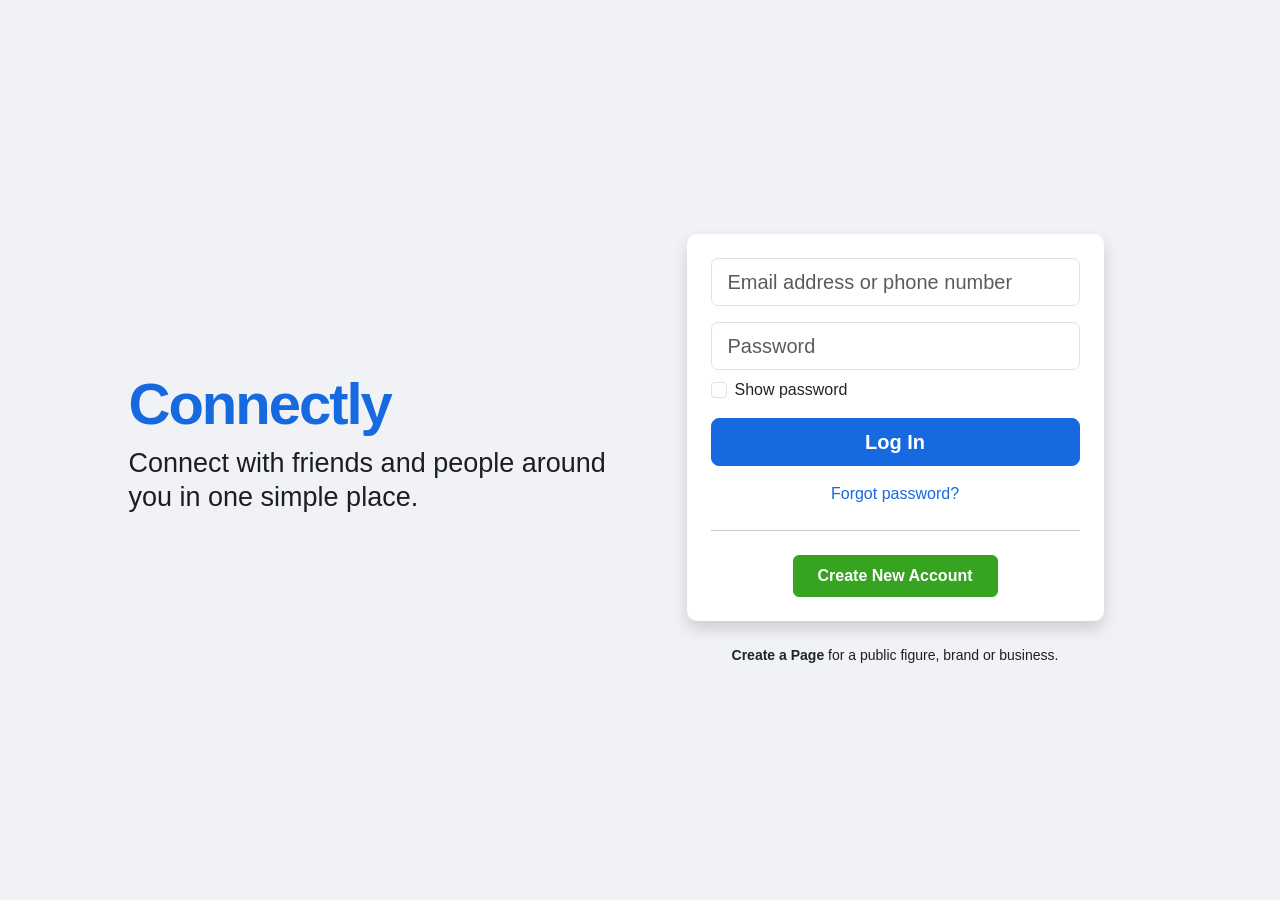
<file: index.html>
<!doctype html>
<html lang="en">
<head>
  <meta charset="utf-8">
  <meta name="viewport" content="width=device-width, initial-scale=1">
  <title>Connectly Login</title>

  <!-- Bootstrap -->
  <link href="https://cdn.jsdelivr.net/npm/bootstrap@5.3.3/dist/css/bootstrap.min.css" rel="stylesheet">
  <link rel="stylesheet" href="css/page.css">
</head>
<body>

  <main class="container min-vh-100 d-flex align-items-center py-5">
    <div class="row w-100 align-items-center justify-content-center g-5">

      <div class="col-lg-6 col-md-8 text-center text-lg-start intro-box">
        <h1 class="site-name">Connectly</h1>
        <p class="lead intro-text">
          Connect with friends and people around you in one simple place.
        </p>
      </div>

      <div class="col-lg-5 col-md-8">
        <div class="card login-card border-0 shadow">
          <div class="card-body p-4">

            <div id="loginMessage"></div>

            <form id="loginForm">
              <div class="mb-3">
                <input id="userLogin" class="form-control form-control-lg" type="text"
                  placeholder="Email address or phone number" autocomplete="off">
              </div>

              <div class="mb-2">
                <input id="userPassword" class="form-control form-control-lg" type="password"
                  placeholder="Password">
              </div>

              <div class="form-check mb-3">
                <input class="form-check-input" type="checkbox" id="showPassword">
                <label class="form-check-label" for="showPassword">Show password</label>
              </div>

              <button class="btn btn-primary btn-lg w-100 fw-bold" type="submit">Log In</button>
            </form>

            <div class="text-center mt-3">
              <a href="#" class="small-link">Forgot password?</a>
            </div>

            <hr class="my-4">

            <div class="text-center">
              <a href="register.html" class="btn btn-success fw-bold px-4 py-2">
                Create New Account
              </a>
            </div>
          </div>
        </div>

        <p class="text-center mt-4 mb-0 small bottom-text">
          <a href="#" class="fw-bold text-dark text-decoration-none">Create a Page</a>
          for a public figure, brand or business.
        </p>
      </div>

    </div>
  </main>

  <script src="https://cdn.jsdelivr.net/npm/bootstrap@5.3.3/dist/js/bootstrap.bundle.min.js"></script>
  <script src="js/login-check.js"></script>
</body>
</html>
</file>
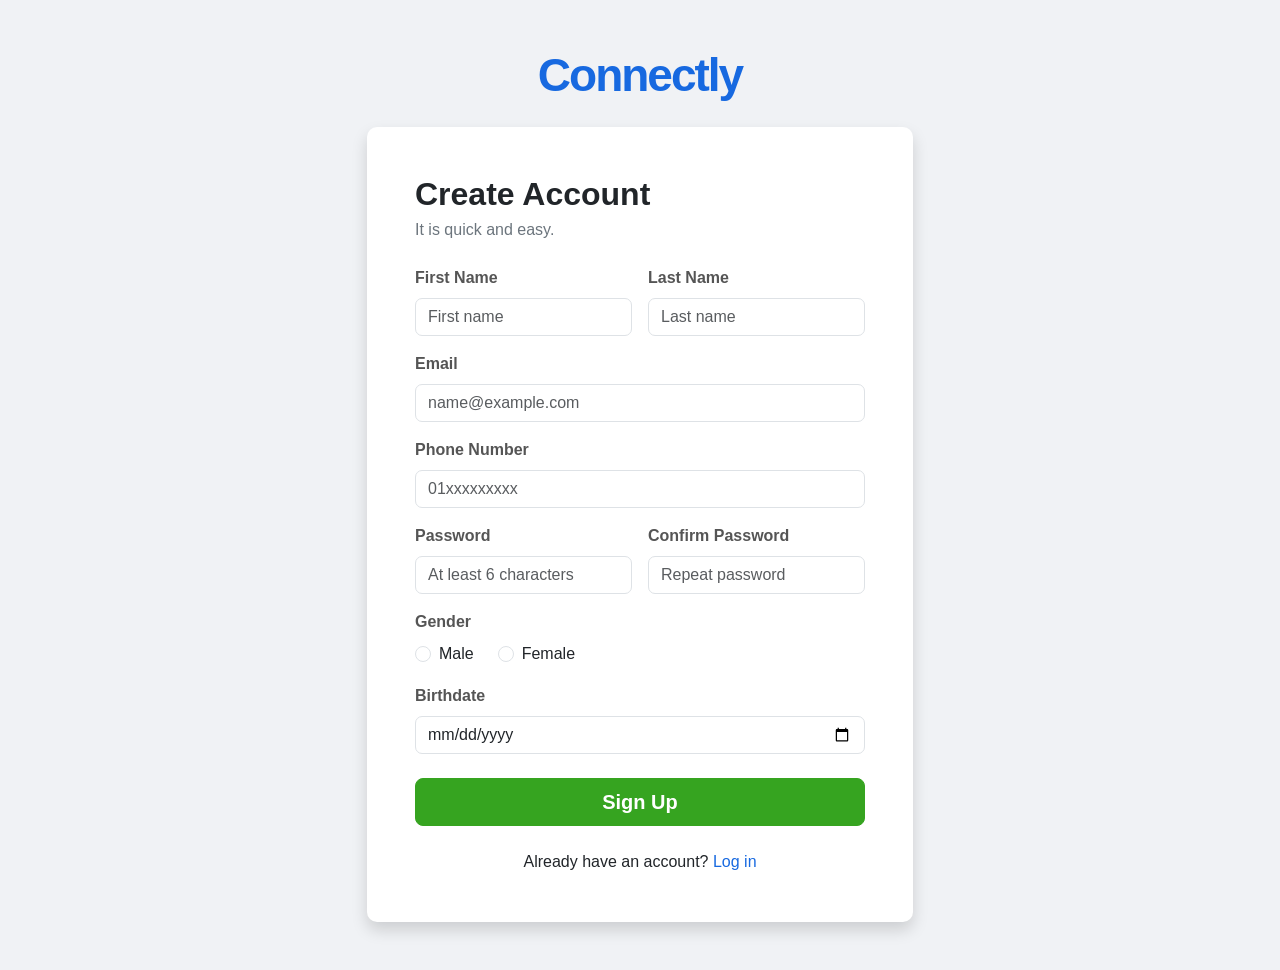
<file: register.html>
<!doctype html>
<html lang="en">
<head>
  <meta charset="utf-8">
  <meta name="viewport" content="width=device-width, initial-scale=1">
  <title>Create Account</title>

  <link href="https://cdn.jsdelivr.net/npm/bootstrap@5.3.3/dist/css/bootstrap.min.css" rel="stylesheet">
  <link rel="stylesheet" href="css/page.css">
</head>
<body>

  <main class="container py-5">
    <div class="row justify-content-center">
      <div class="col-xl-6 col-lg-7 col-md-9">

        <div class="text-center mb-4">
          <h1 class="site-name register-logo">Connectly</h1>
        </div>

        <div class="card register-card border-0 shadow">
          <div class="card-body p-4 p-md-5">
            <h2 class="fw-bold mb-1">Create Account</h2>
            <p class="text-secondary mb-4">It is quick and easy.</p>

            <div id="registerMessage"></div>

            <form id="registerForm">
              <div class="row g-3">
                <div class="col-sm-6">
                  <label for="firstName" class="form-label">First Name</label>
                  <input id="firstName" type="text" class="form-control" placeholder="First name">
                </div>

                <div class="col-sm-6">
                  <label for="lastName" class="form-label">Last Name</label>
                  <input id="lastName" type="text" class="form-control" placeholder="Last name">
                </div>

                <div class="col-12">
                  <label for="mailAddress" class="form-label">Email</label>
                  <input id="mailAddress" type="email" class="form-control" placeholder="name@example.com">
                </div>

                <div class="col-12">
                  <label for="phoneNumber" class="form-label">Phone Number</label>
                  <input id="phoneNumber" type="tel" class="form-control" placeholder="01xxxxxxxxx">
                </div>

                <div class="col-md-6">
                  <label for="newPassword" class="form-label">Password</label>
                  <input id="newPassword" type="password" class="form-control" placeholder="At least 6 characters">
                </div>

                <div class="col-md-6">
                  <label for="repeatPassword" class="form-label">Confirm Password</label>
                  <input id="repeatPassword" type="password" class="form-control" placeholder="Repeat password">
                </div>

                <div class="col-12">
                  <label class="form-label d-block mb-2">Gender</label>
                  <div class="d-flex gap-4">
                    <div class="form-check">
                      <input class="form-check-input" type="radio" name="gender" value="male" id="maleOption">
                      <label class="form-check-label" for="maleOption">Male</label>
                    </div>

                    <div class="form-check">
                      <input class="form-check-input" type="radio" name="gender" value="female" id="femaleOption">
                      <label class="form-check-label" for="femaleOption">Female</label>
                    </div>
                  </div>
                </div>

                <div class="col-12">
                  <label for="birthDate" class="form-label">Birthdate</label>
                  <input id="birthDate" type="date" class="form-control">
                </div>
              </div>

              <button type="submit" class="btn btn-success btn-lg w-100 mt-4 fw-bold">Sign Up</button>
            </form>

            <p class="text-center mt-4 mb-0">
              Already have an account?
              <a href="index.html" class="small-link">Log in</a>
            </p>
          </div>
        </div>

      </div>
    </div>
  </main>

  <script src="https://cdn.jsdelivr.net/npm/bootstrap@5.3.3/dist/js/bootstrap.bundle.min.js"></script>
  <script src="js/register-check.js"></script>
</body>
</html>
</file>
<file: css/page.css>
/* main page style */
body {
  background: #f0f2f5;
  font-family: Arial, Helvetica, sans-serif;
  color: #1c1e21;
}

.site-name {
  color: #1769e0;
  font-size: 58px;
  font-weight: 700;
  letter-spacing: -2px;
}

.intro-text {
  max-width: 500px;
  font-size: 27px;
  line-height: 1.25;
}

/* same card style for the two pages */
.login-card,
.register-card {
  border-radius: 10px;
  background: white;
}

.form-control {
  border-radius: 7px;
}

.form-control:focus {
  border-color: #1769e0;
  box-shadow: 0 0 0 .15rem rgba(23, 105, 224, .15);
}

.btn-primary {
  background-color: #1769e0;
  border-color: #1769e0;
}

.btn-success {
  background-color: #36a420;
  border-color: #36a420;
}

.small-link {
  text-decoration: none;
  color: #1769e0;
}

.small-link:hover {
  text-decoration: underline;
}

.bottom-text {
  font-size: 14px;
}

.register-logo {
  font-size: 46px;
}

.form-label {
  font-weight: 600;
  color: #555;
}

/* tablet */
@media (max-width: 991px) {
  .intro-box {
    margin-bottom: 5px;
  }

  .intro-text {
    margin-left: auto;
    margin-right: auto;
    font-size: 22px;
  }

  .site-name {
    font-size: 50px;
  }
}

/* mobile */
@media (max-width: 575px) {
  .site-name {
    font-size: 43px;
  }

  .intro-text {
    font-size: 19px;
  }

  .card-body {
    padding: 20px !important;
  }
}
</file>
